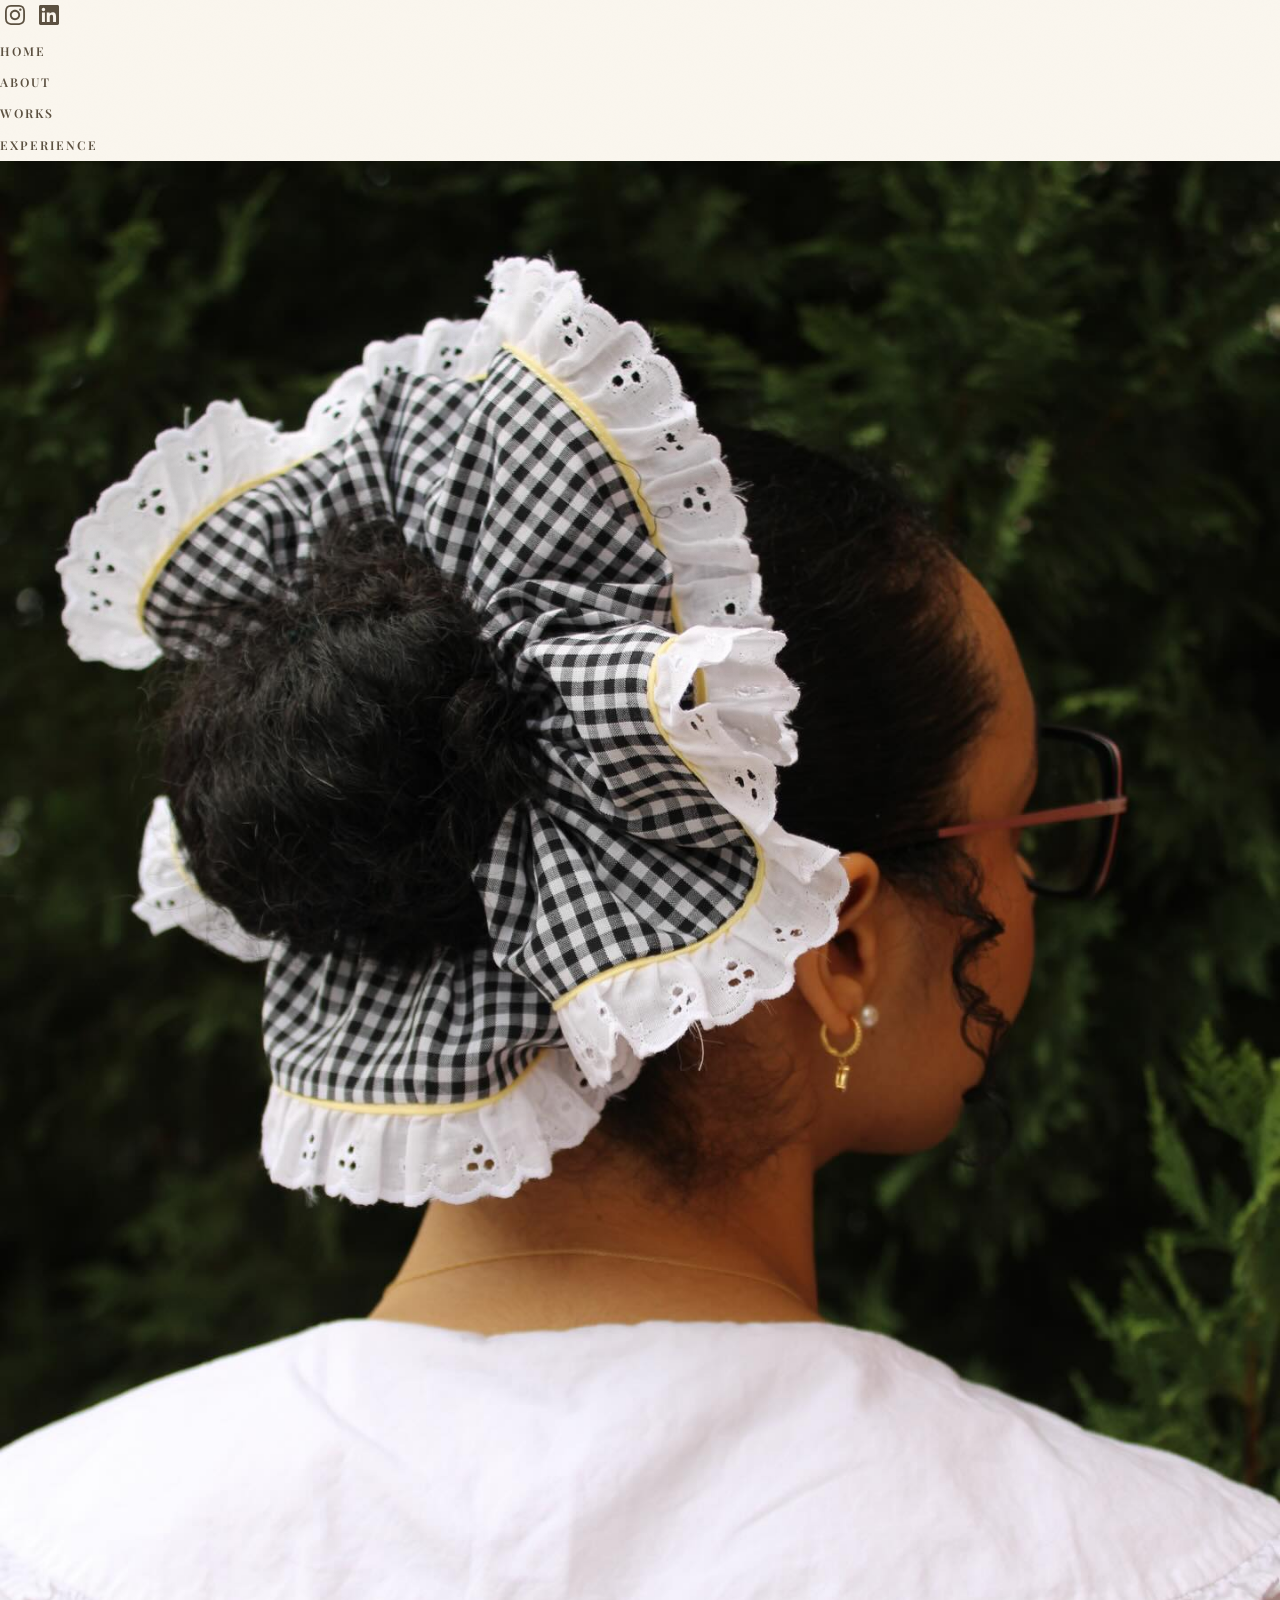
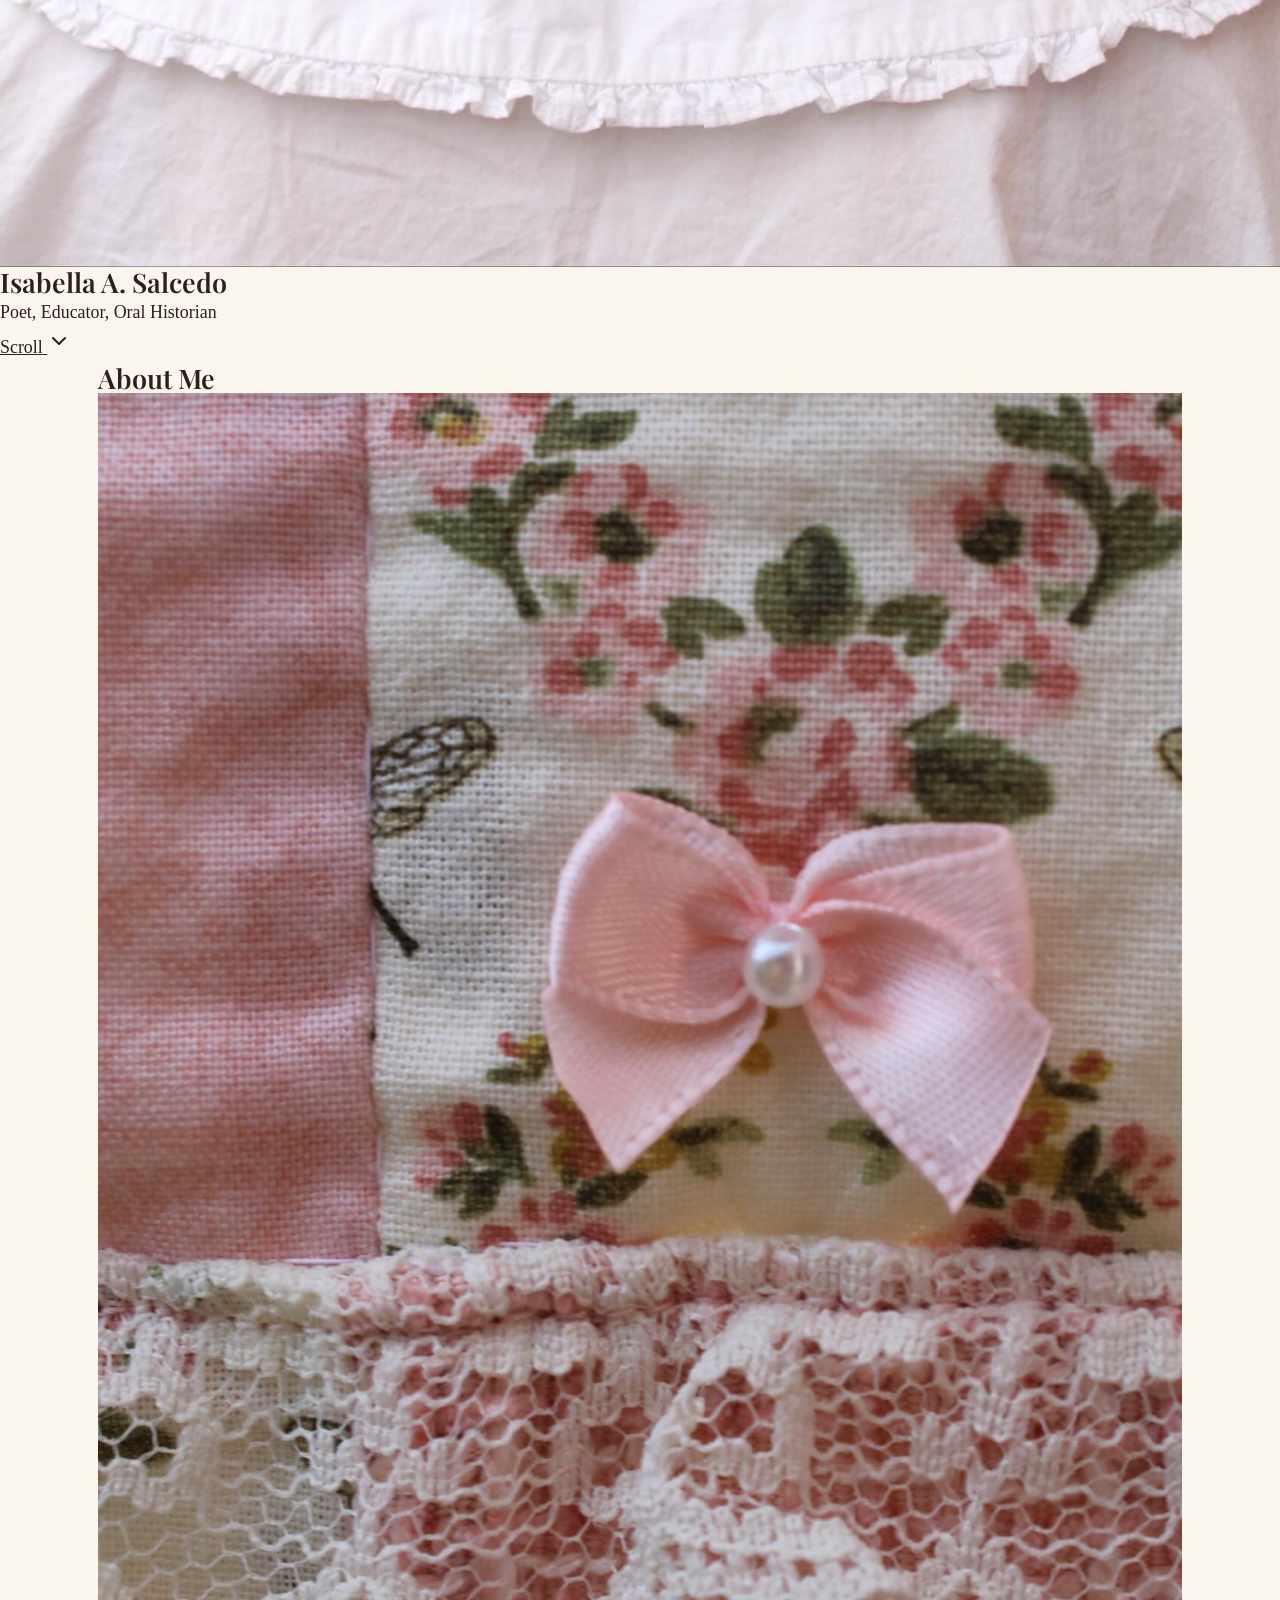
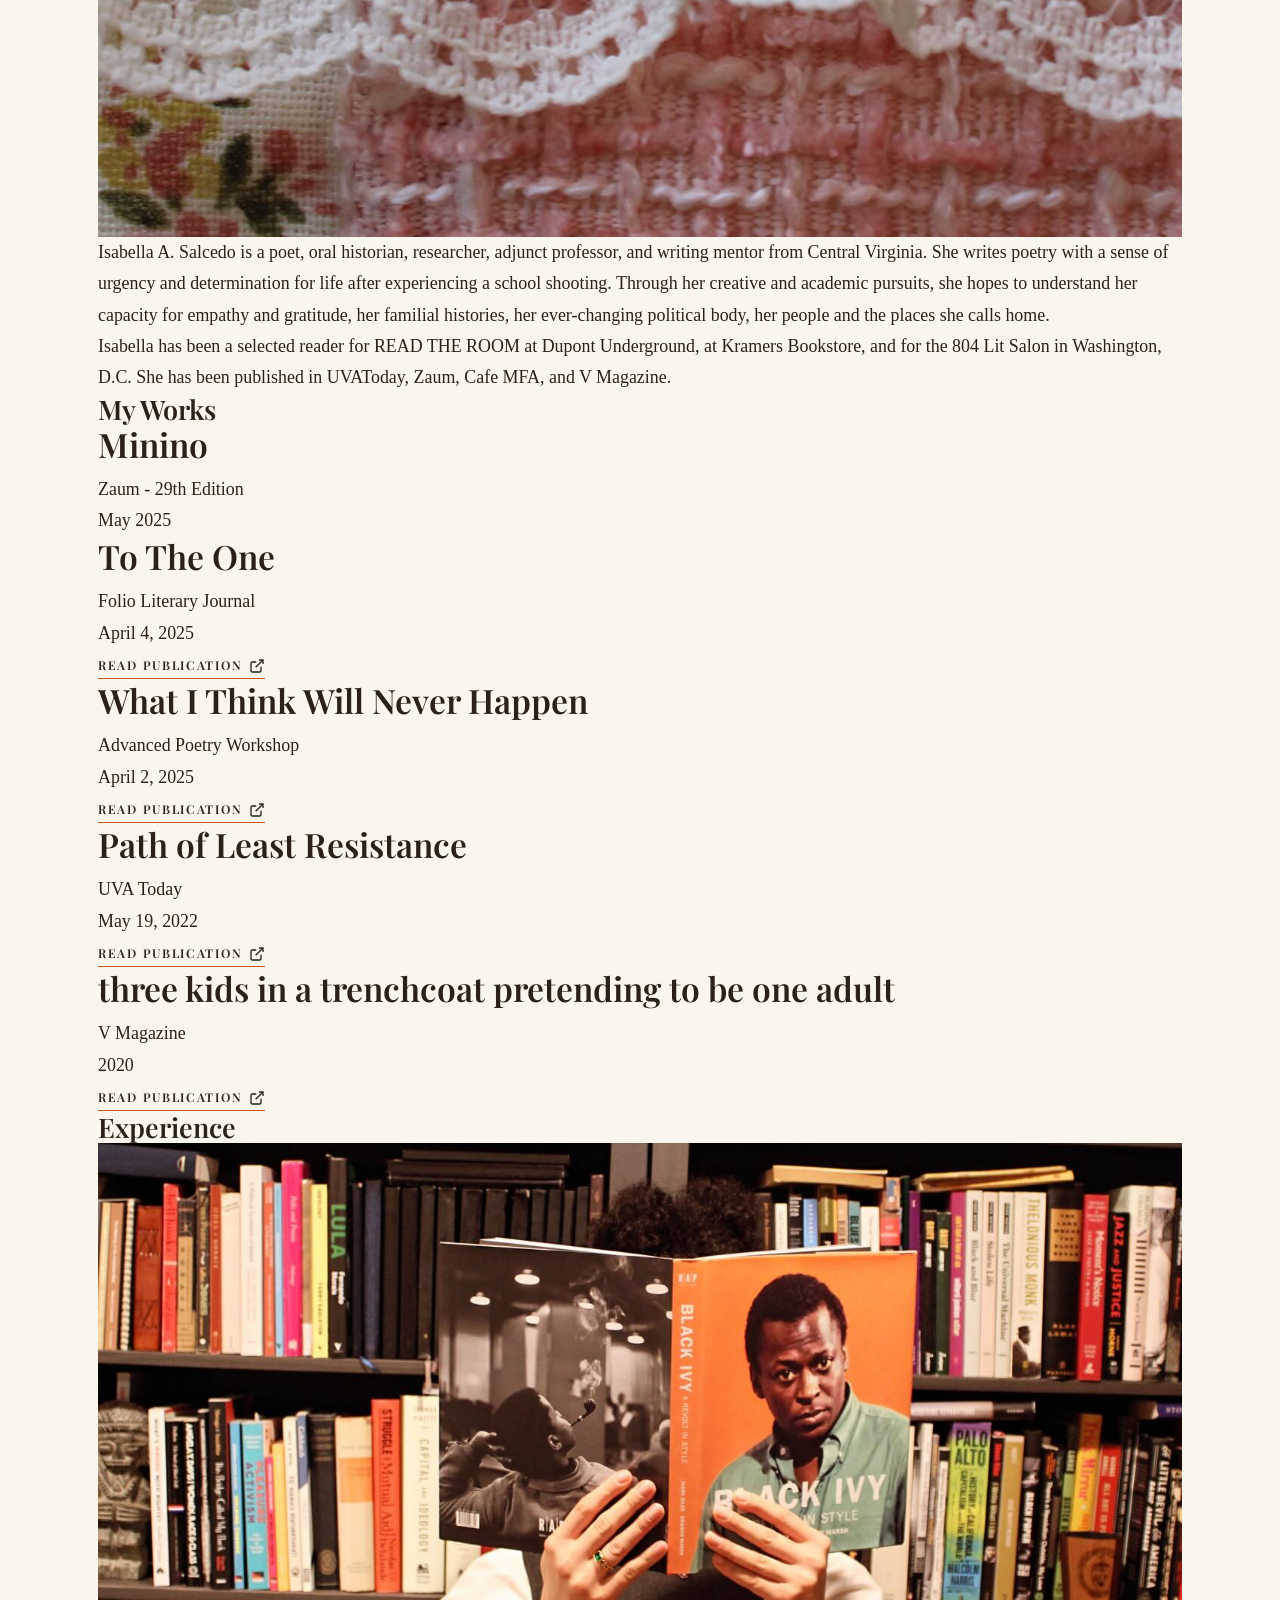
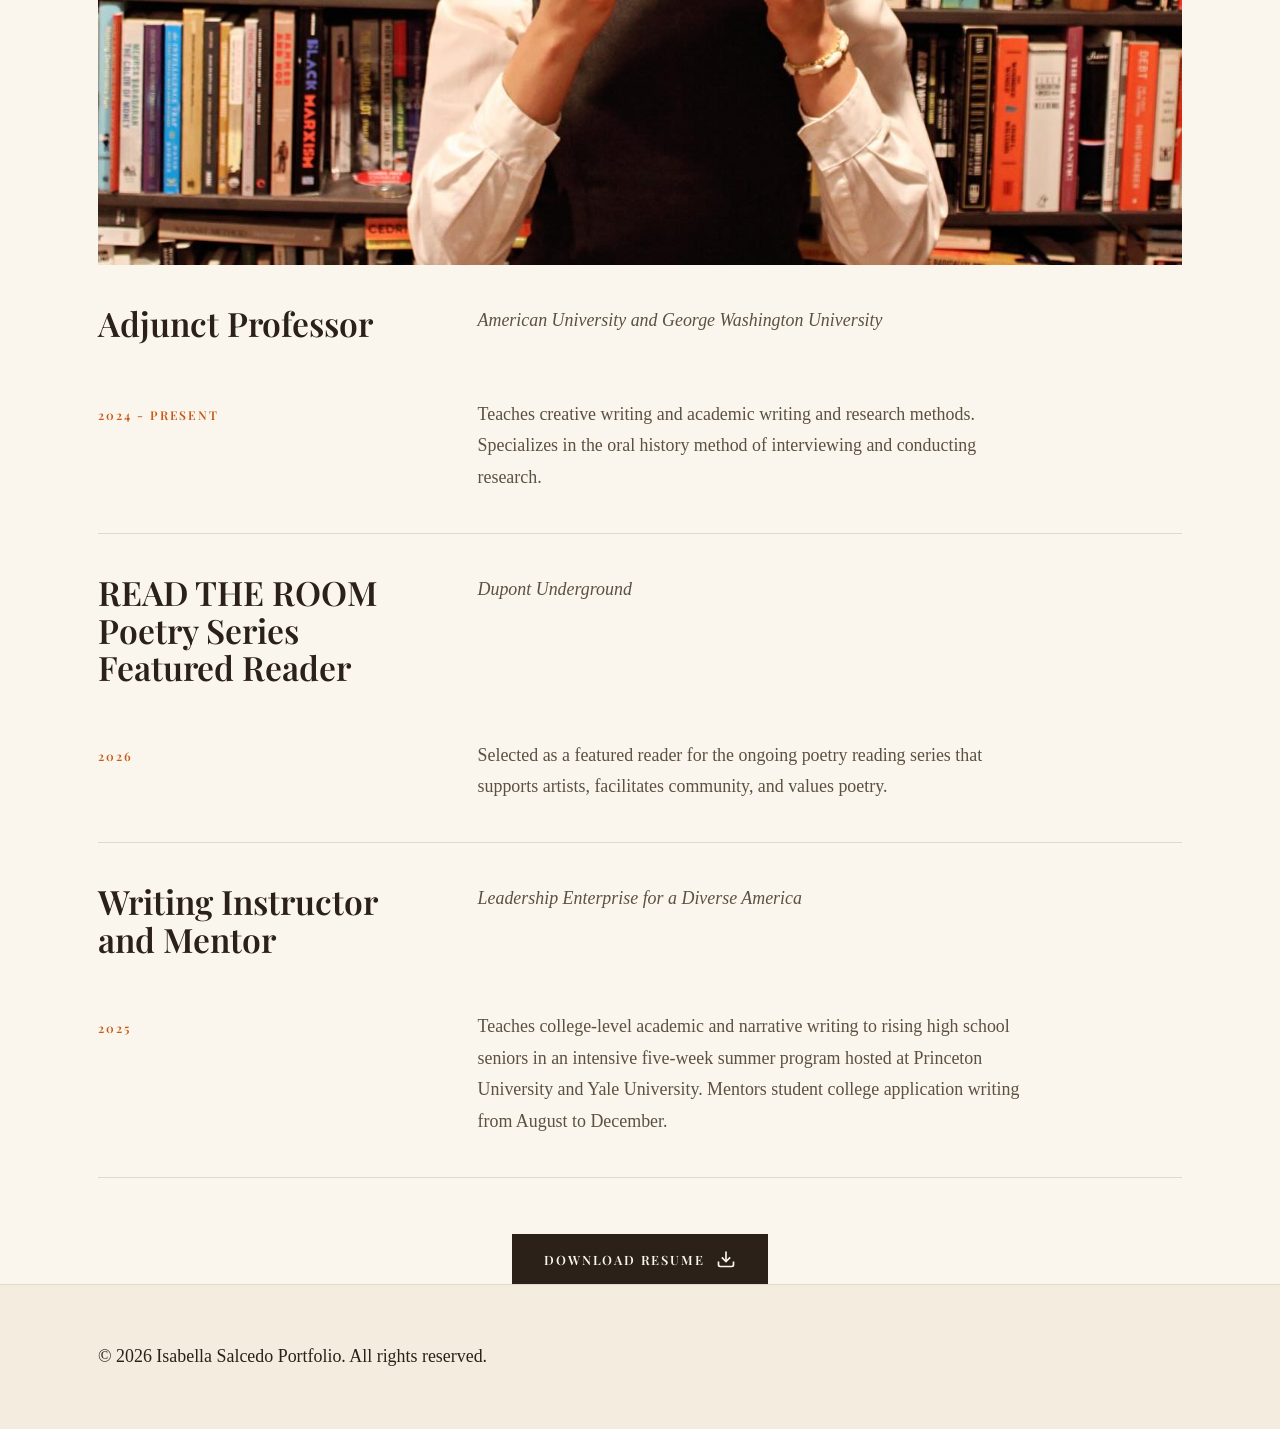
<file: index.html>
<!doctype html>
<html lang="en">
  <head>
    <meta charset="UTF-8" />
    <meta name="viewport" content="width=device-width, initial-scale=1.0" />
    <title>Isabella Salcedo</title>
    <link rel="icon" type="image/png" href="/images/flower-icon.png" />
    <link rel="stylesheet" href="/styles.css" />
    <link rel="preconnect" href="https://fonts.googleapis.com" />
    <link rel="preconnect" href="https://fonts.gstatic.com" crossorigin />
    <link
      href="https://fonts.googleapis.com/css2?family=Playfair+Display:wght@400;600;700&family=Inter:wght@300;400;500;600&display=swap"
      rel="stylesheet"
    />
  </head>
  <body>
    <!-- Navigation -->
    <nav class="navbar">
      <div class="nav-container">
        <div class="nav-social">
          <a
            href="https://www.instagram.com/isabellaasalcedo/"
            class="social-link"
            target="_blank"
            rel="noopener noreferrer"
            aria-label="Instagram"
          >
            <svg width="20" height="20" viewBox="0 0 24 24" fill="currentColor">
              <path
                d="M12 2.163c3.204 0 3.584.012 4.85.07 3.252.148 4.771 1.691 4.919 4.919.058 1.265.069 1.645.069 4.849 0 3.205-.012 3.584-.069 4.849-.149 3.225-1.664 4.771-4.919 4.919-1.266.058-1.644.07-4.85.07-3.204 0-3.584-.012-4.849-.07-3.26-.149-4.771-1.699-4.919-4.92-.058-1.265-.07-1.644-.07-4.849 0-3.204.013-3.583.07-4.849.149-3.227 1.664-4.771 4.919-4.919 1.266-.057 1.645-.069 4.849-.069zm0-2.163c-3.259 0-3.667.014-4.947.072-4.358.2-6.78 2.618-6.98 6.98-.059 1.281-.073 1.689-.073 4.948 0 3.259.014 3.668.072 4.948.2 4.358 2.618 6.78 6.98 6.98 1.281.058 1.689.072 4.948.072 3.259 0 3.668-.014 4.948-.072 4.354-.2 6.782-2.618 6.979-6.98.059-1.28.073-1.689.073-4.948 0-3.259-.014-3.667-.072-4.947-.196-4.354-2.617-6.78-6.979-6.98-1.281-.059-1.69-.073-4.949-.073zm0 5.838c-3.403 0-6.162 2.759-6.162 6.162s2.759 6.163 6.162 6.163 6.162-2.759 6.162-6.163c0-3.403-2.759-6.162-6.162-6.162zm0 10.162c-2.209 0-4-1.79-4-4 0-2.209 1.791-4 4-4s4 1.791 4 4c0 2.21-1.791 4-4 4zm6.406-11.845c-.796 0-1.441.645-1.441 1.44s.645 1.44 1.441 1.44c.795 0 1.439-.645 1.439-1.44s-.644-1.44-1.439-1.44z"
              />
            </svg>
          </a>
          <a
            href="https://www.linkedin.com/in/iasal"
            class="social-link"
            target="_blank"
            rel="noopener noreferrer"
            aria-label="LinkedIn"
          >
            <svg width="20" height="20" viewBox="0 0 24 24" fill="currentColor">
              <path
                d="M20.447 20.452h-3.554v-5.569c0-1.328-.027-3.037-1.852-3.037-1.853 0-2.136 1.445-2.136 2.939v5.667H9.351V9h3.414v1.561h.046c.477-.9 1.637-1.85 3.37-1.85 3.601 0 4.267 2.37 4.267 5.455v6.286zM5.337 7.433c-1.144 0-2.063-.926-2.063-2.065 0-1.138.92-2.063 2.063-2.063 1.14 0 2.064.925 2.064 2.063 0 1.139-.925 2.065-2.064 2.065zm1.782 13.019H3.555V9h3.564v11.452zM22.225 0H1.771C.792 0 0 .774 0 1.729v20.542C0 23.227.792 24 1.771 24h20.451C23.2 24 24 23.227 24 22.271V1.729C24 .774 23.2 0 22.222 0h.003z"
              />
            </svg>
          </a>
        </div>
        <ul class="nav-menu">
          <li><a href="#intro" class="nav-link">Home</a></li>
          <li><a href="#about" class="nav-link">About</a></li>
          <li><a href="#works" class="nav-link">Works</a></li>
          <li><a href="#experience" class="nav-link">Experience</a></li>
        </ul>
      </div>
    </nav>

    <!-- Introduction Section -->
    <section id="intro" class="section intro-section">
      <div class="intro-hero">
        <img src="/images/headshot.jpg" alt="Portrait" class="intro-image" />
        <div class="intro-overlay">
          <div class="intro-text">
            <h1 class="intro-name">Isabella A. Salcedo</h1>
            <p class="intro-title-text">Poet, Educator, Oral Historian</p>
          </div>
        </div>
        <a href="#about" class="scroll-indicator" aria-label="Scroll to About">
          <span>Scroll</span>
          <svg
            class="scroll-arrow"
            width="24"
            height="24"
            viewBox="0 0 24 24"
            fill="none"
            stroke="currentColor"
            stroke-width="2"
            stroke-linecap="round"
            stroke-linejoin="round"
            aria-hidden="true"
          >
            <polyline points="6 9 12 15 18 9"></polyline>
          </svg>
        </a>
      </div>
    </section>

    <!-- About Me Section -->
    <section id="about" class="section about-section">
      <div class="container">
        <h2 class="section-title">About Me</h2>
        <div class="about-content">
          <div class="about-image-wrapper">
            <img
              src="/images/quilt.jpg"
              alt="Fabric collage"
              class="about-image"
            />
          </div>
          <div class="about-text">
            <p>
              Isabella A. Salcedo is a poet, oral historian, researcher, adjunct
              professor, and writing mentor from Central Virginia. She writes
              poetry with a sense of urgency and determination for life after
              experiencing a school shooting. Through her creative and academic
              pursuits, she hopes to understand her capacity for empathy and
              gratitude, her familial histories, her ever-changing political
              body, her people and the places she calls home.
            </p>
            <p>
              Isabella has been a selected reader for READ THE ROOM at Dupont
              Underground, at Kramers Bookstore, and for the 804 Lit Salon in
              Washington, D.C. She has been published in UVAToday, Zaum, Cafe
              MFA, and V Magazine.
            </p>
          </div>
        </div>
      </div>
    </section>

    <!-- Works Section -->
    <section id="works" class="section works-section">
      <div class="container">
        <h2 class="section-title">My Works</h2>
        <div class="works-grid">
          <div class="work-card">
            <h3 class="work-title">Minino</h3>
            <p class="work-publication">Zaum - 29th Edition</p>
            <p class="work-date">May 2025</p>
          </div>

          <div class="work-card">
            <h3 class="work-title">To The One</h3>
            <p class="work-publication">Folio Literary Journal</p>
            <p class="work-date">April 4, 2025</p>
            <a
              href="https://www.folioliteraryjournal.com/cafe-mfa/three-poems"
              class="work-link"
              target="_blank"
              rel="noopener noreferrer"
            >
              Read Publication
              <svg
                width="16"
                height="16"
                viewBox="0 0 24 24"
                fill="none"
                stroke="currentColor"
                stroke-width="2"
              >
                <path
                  d="M18 13v6a2 2 0 0 1-2 2H5a2 2 0 0 1-2-2V8a2 2 0 0 1 2-2h6"
                ></path>
                <polyline points="15 3 21 3 21 9"></polyline>
                <line x1="10" y1="14" x2="21" y2="3"></line>
              </svg>
            </a>
          </div>

          <div class="work-card">
            <h3 class="work-title">What I Think Will Never Happen</h3>
            <p class="work-publication">Advanced Poetry Workshop</p>
            <p class="work-date">April 2, 2025</p>
            <a
              href="https://www.american.edu/cas/news/instapoetry-poetrytok.cfm"
              class="work-link"
              target="_blank"
              rel="noopener noreferrer"
            >
              Read Publication
              <svg
                width="16"
                height="16"
                viewBox="0 0 24 24"
                fill="none"
                stroke="currentColor"
                stroke-width="2"
              >
                <path
                  d="M18 13v6a2 2 0 0 1-2 2H5a2 2 0 0 1-2-2V8a2 2 0 0 1 2-2h6"
                ></path>
                <polyline points="15 3 21 3 21 9"></polyline>
                <line x1="10" y1="14" x2="21" y2="3"></line>
              </svg>
            </a>
          </div>

          <div class="work-card">
            <h3 class="work-title">Path of Least Resistance</h3>
            <p class="work-publication">UVA Today</p>
            <p class="work-date">May 19, 2022</p>
            <a
              href="https://news.virginia.edu/video/sound-poetry-hear-path-least-resistance-isabella-salcedo"
              class="work-link"
              target="_blank"
              rel="noopener noreferrer"
            >
              Read Publication
              <svg
                width="16"
                height="16"
                viewBox="0 0 24 24"
                fill="none"
                stroke="currentColor"
                stroke-width="2"
              >
                <path
                  d="M18 13v6a2 2 0 0 1-2 2H5a2 2 0 0 1-2-2V8a2 2 0 0 1 2-2h6"
                ></path>
                <polyline points="15 3 21 3 21 9"></polyline>
                <line x1="10" y1="14" x2="21" y2="3"></line>
              </svg>
            </a>
          </div>

          <div class="work-card">
            <h3 class="work-title">
              three kids in a trenchcoat pretending to be one adult
            </h3>
            <p class="work-publication">V Magazine</p>
            <p class="work-date">2020</p>
            <a
              href="/files/publication.pdf"
              class="work-link"
              target="_blank"
              rel="noopener noreferrer"
            >
              Read Publication
              <svg
                width="16"
                height="16"
                viewBox="0 0 24 24"
                fill="none"
                stroke="currentColor"
                stroke-width="2"
              >
                <path
                  d="M18 13v6a2 2 0 0 1-2 2H5a2 2 0 0 1-2-2V8a2 2 0 0 1 2-2h6"
                ></path>
                <polyline points="15 3 21 3 21 9"></polyline>
                <line x1="10" y1="14" x2="21" y2="3"></line>
              </svg>
            </a>
          </div>
        </div>
      </div>
    </section>

    <!-- Experience Section -->
    <section id="experience" class="section experience-section">
      <div class="container">
        <h2 class="section-title">Experience</h2>
        <div class="experience-content">
          <div class="experience-image-wrapper">
            <img
              src="/images/reading.jpg"
              alt="Reading"
              class="experience-image"
            />
          </div>
          <div class="experience-item">
            <h3 class="experience-role">Adjunct Professor</h3>
            <p class="experience-org">
              American University and George Washington University
            </p>
            <p class="experience-period">2024 - Present</p>
            <p class="experience-description">
              Teaches creative writing and academic writing and research
              methods. Specializes in the oral history method of interviewing
              and conducting research.
            </p>
          </div>
          <div class="experience-item">
            <h3 class="experience-role">
              READ THE ROOM Poetry Series Featured Reader
            </h3>
            <p class="experience-org">Dupont Underground</p>
            <p class="experience-period">2026</p>
            <p class="experience-description">
              Selected as a featured reader for the ongoing poetry reading
              series that supports artists, facilitates community, and values
              poetry.
            </p>
          </div>
          <div class="experience-item">
            <h3 class="experience-role">Writing Instructor and Mentor</h3>
            <p class="experience-org">
              Leadership Enterprise for a Diverse America
            </p>
            <p class="experience-period">2025</p>
            <p class="experience-description">
              Teaches college-level academic and narrative writing to rising
              high school seniors in an intensive five-week summer program
              hosted at Princeton University and Yale University. Mentors
              student college application writing from August to December.
            </p>
          </div>
          <div class="resume-download">
            <button class="resume-btn" id="resumeBtn">
              <span>Download Resume</span>
              <svg
                width="20"
                height="20"
                viewBox="0 0 24 24"
                fill="none"
                stroke="currentColor"
                stroke-width="2"
              >
                <path d="M21 15v4a2 2 0 0 1-2 2H5a2 2 0 0 1-2-2v-4"></path>
                <polyline points="7 10 12 15 17 10"></polyline>
                <line x1="12" y1="15" x2="12" y2="3"></line>
              </svg>
            </button>
          </div>
        </div>
      </div>
    </section>

    <!-- Footer -->
    <footer class="footer">
      <div class="container">
        <p>&copy; 2026 Isabella Salcedo Portfolio. All rights reserved.</p>
      </div>
    </footer>

    <script src="/script.js"></script>
  </body>
</html>
</file>
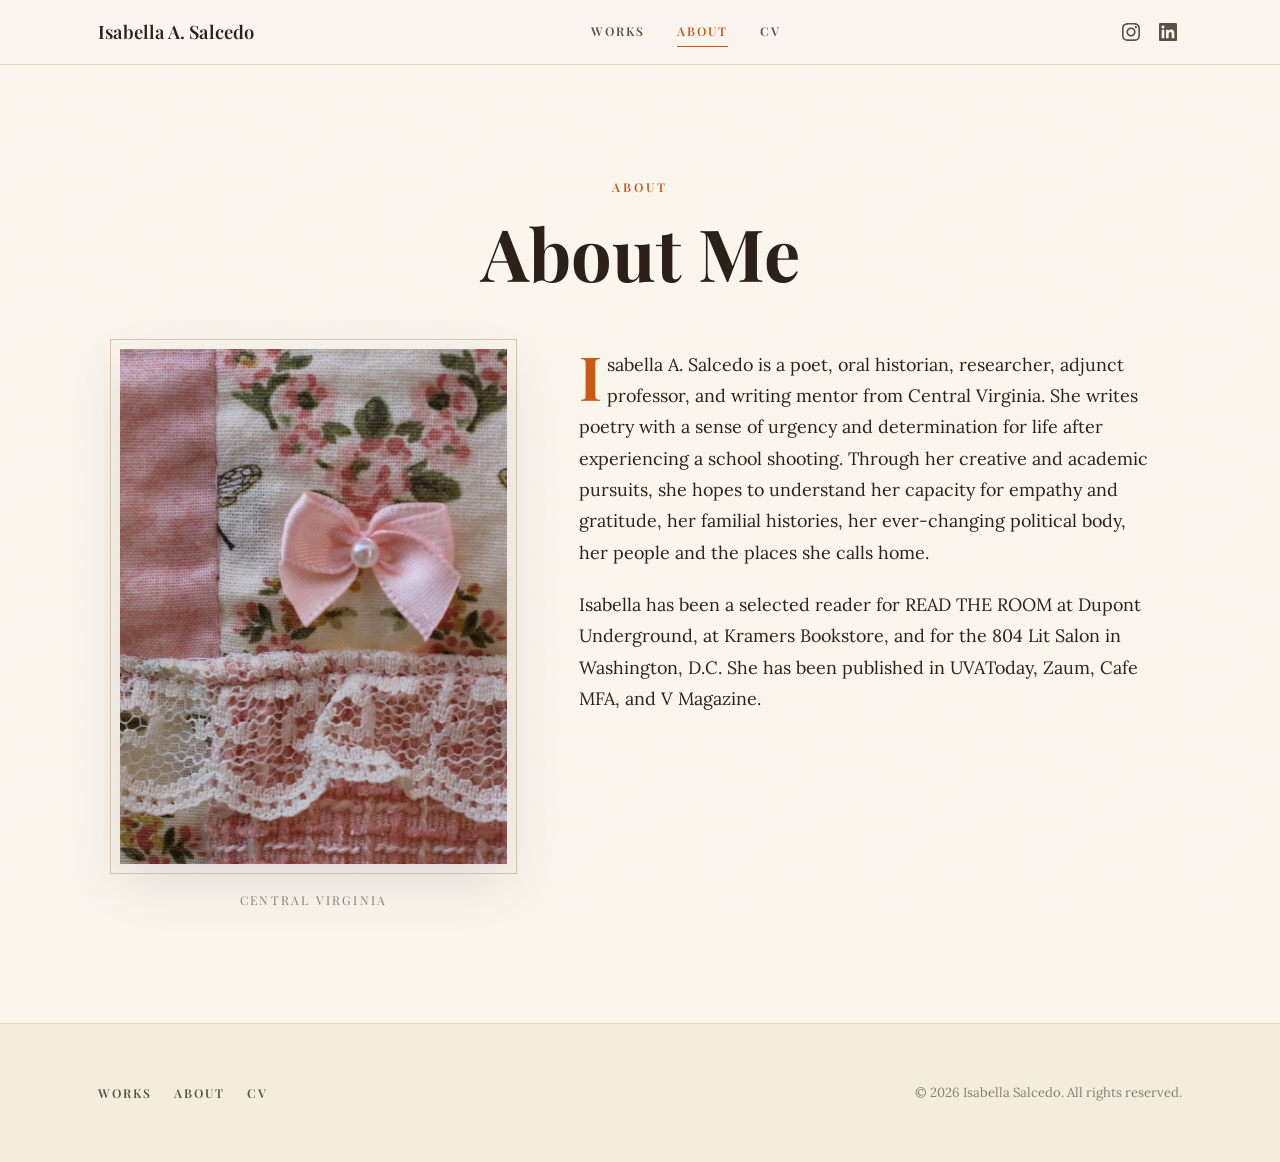
<file: about.html>
<!doctype html>
<html lang="en">
  <head>
    <meta charset="UTF-8" />
    <meta name="viewport" content="width=device-width, initial-scale=1.0" />
    <title>About — Isabella A. Salcedo</title>
    <meta
      name="description"
      content="About Isabella A. Salcedo, poet, oral historian, and writing mentor from Central Virginia."
    />
    <link rel="icon" type="image/png" href="/images/flower-icon.png" />
    <link rel="stylesheet" href="/styles.css" />
    <link rel="preconnect" href="https://fonts.googleapis.com" />
    <link rel="preconnect" href="https://fonts.gstatic.com" crossorigin />
    <link
      href="https://fonts.googleapis.com/css2?family=Playfair+Display:ital,wght@0,400;0,600;0,700;1,400&family=Lora:ital,wght@0,400;0,500;1,400;1,500&display=swap"
      rel="stylesheet"
    />
  </head>
  <body>
    <!-- Masthead (identical across pages; aria-current marks the active page) -->
    <header class="masthead">
      <div class="masthead-inner">
        <a href="/" class="wordmark">Isabella A. Salcedo</a>
        <nav class="nav" aria-label="Primary">
          <a href="/works.html" class="nav-link">Works</a>
          <a href="/about.html" class="nav-link" aria-current="page">About</a>
          <a href="/cv.html" class="nav-link">CV</a>
        </nav>
        <div class="social">
          <a
            href="https://www.instagram.com/isabellaasalcedo/"
            class="social-link"
            target="_blank"
            rel="noopener noreferrer"
            aria-label="Instagram"
          >
            <svg width="18" height="18" viewBox="0 0 24 24" fill="currentColor">
              <path
                d="M12 2.163c3.204 0 3.584.012 4.85.07 3.252.148 4.771 1.691 4.919 4.919.058 1.265.069 1.645.069 4.849 0 3.205-.012 3.584-.069 4.849-.149 3.225-1.664 4.771-4.919 4.919-1.266.058-1.644.07-4.85.07-3.204 0-3.584-.012-4.849-.07-3.26-.149-4.771-1.699-4.919-4.92-.058-1.265-.07-1.644-.07-4.849 0-3.204.013-3.583.07-4.849.149-3.227 1.664-4.771 4.919-4.919 1.266-.057 1.645-.069 4.849-.069zm0-2.163c-3.259 0-3.667.014-4.947.072-4.358.2-6.78 2.618-6.98 6.98-.059 1.281-.073 1.689-.073 4.948 0 3.259.014 3.668.072 4.948.2 4.358 2.618 6.78 6.98 6.98 1.281.058 1.689.072 4.948.072 3.259 0 3.668-.014 4.948-.072 4.354-.2 6.782-2.618 6.979-6.98.059-1.28.073-1.689.073-4.948 0-3.259-.014-3.667-.072-4.947-.196-4.354-2.617-6.78-6.979-6.98-1.281-.059-1.69-.073-4.949-.073zm0 5.838c-3.403 0-6.162 2.759-6.162 6.162s2.759 6.163 6.162 6.163 6.162-2.759 6.162-6.163c0-3.403-2.759-6.162-6.162-6.162zm0 10.162c-2.209 0-4-1.79-4-4 0-2.209 1.791-4 4-4s4 1.791 4 4c0 2.21-1.791 4-4 4zm6.406-11.845c-.796 0-1.441.645-1.441 1.44s.645 1.44 1.441 1.44c.795 0 1.439-.645 1.439-1.44s-.644-1.44-1.439-1.44z"
              />
            </svg>
          </a>
          <a
            href="https://www.linkedin.com/in/iasal"
            class="social-link"
            target="_blank"
            rel="noopener noreferrer"
            aria-label="LinkedIn"
          >
            <svg width="18" height="18" viewBox="0 0 24 24" fill="currentColor">
              <path
                d="M20.447 20.452h-3.554v-5.569c0-1.328-.027-3.037-1.852-3.037-1.853 0-2.136 1.445-2.136 2.939v5.667H9.351V9h3.414v1.561h.046c.477-.9 1.637-1.85 3.37-1.85 3.601 0 4.267 2.37 4.267 5.455v6.286zM5.337 7.433c-1.144 0-2.063-.926-2.063-2.065 0-1.138.92-2.063 2.063-2.063 1.14 0 2.064.925 2.064 2.063 0 1.139-.925 2.065-2.064 2.065zm1.782 13.019H3.555V9h3.564v11.452zM22.225 0H1.771C.792 0 0 .774 0 1.729v20.542C0 23.227.792 24 1.771 24h20.451C23.2 24 24 23.227 24 22.271V1.729C24 .774 23.2 0 22.222 0h.003z"
              />
            </svg>
          </a>
        </div>
      </div>
    </header>

    <main class="page">
      <div class="container">
        <header class="page-head">
          <p class="eyebrow">About</p>
          <h1 class="page-title">About Me</h1>
        </header>

        <div class="about-grid">
          <figure class="about-figure">
            <img src="/images/quilt.jpg" alt="Fabric collage" />
            <figcaption>Central Virginia</figcaption>
          </figure>
          <div class="prose lead">
            <p>
              Isabella A. Salcedo is a poet, oral historian, researcher, adjunct
              professor, and writing mentor from Central Virginia. She writes
              poetry with a sense of urgency and determination for life after
              experiencing a school shooting. Through her creative and academic
              pursuits, she hopes to understand her capacity for empathy and
              gratitude, her familial histories, her ever-changing political
              body, her people and the places she calls home.
            </p>
            <p>
              Isabella has been a selected reader for READ THE ROOM at Dupont
              Underground, at Kramers Bookstore, and for the 804 Lit Salon in
              Washington, D.C. She has been published in UVAToday, Zaum, Cafe
              MFA, and V Magazine.
            </p>
          </div>
        </div>
      </div>
    </main>

    <!-- Footer (identical across pages) -->
    <footer class="footer">
      <div class="footer-inner">
        <nav class="footer-nav" aria-label="Footer">
          <a href="/works.html" class="nav-link">Works</a>
          <a href="/about.html" class="nav-link">About</a>
          <a href="/cv.html" class="nav-link">CV</a>
        </nav>
        <p class="footer-copy">&copy; 2026 Isabella Salcedo. All rights reserved.</p>
      </div>
    </footer>

    <script src="/script.js"></script>
  </body>
</html>
</file>
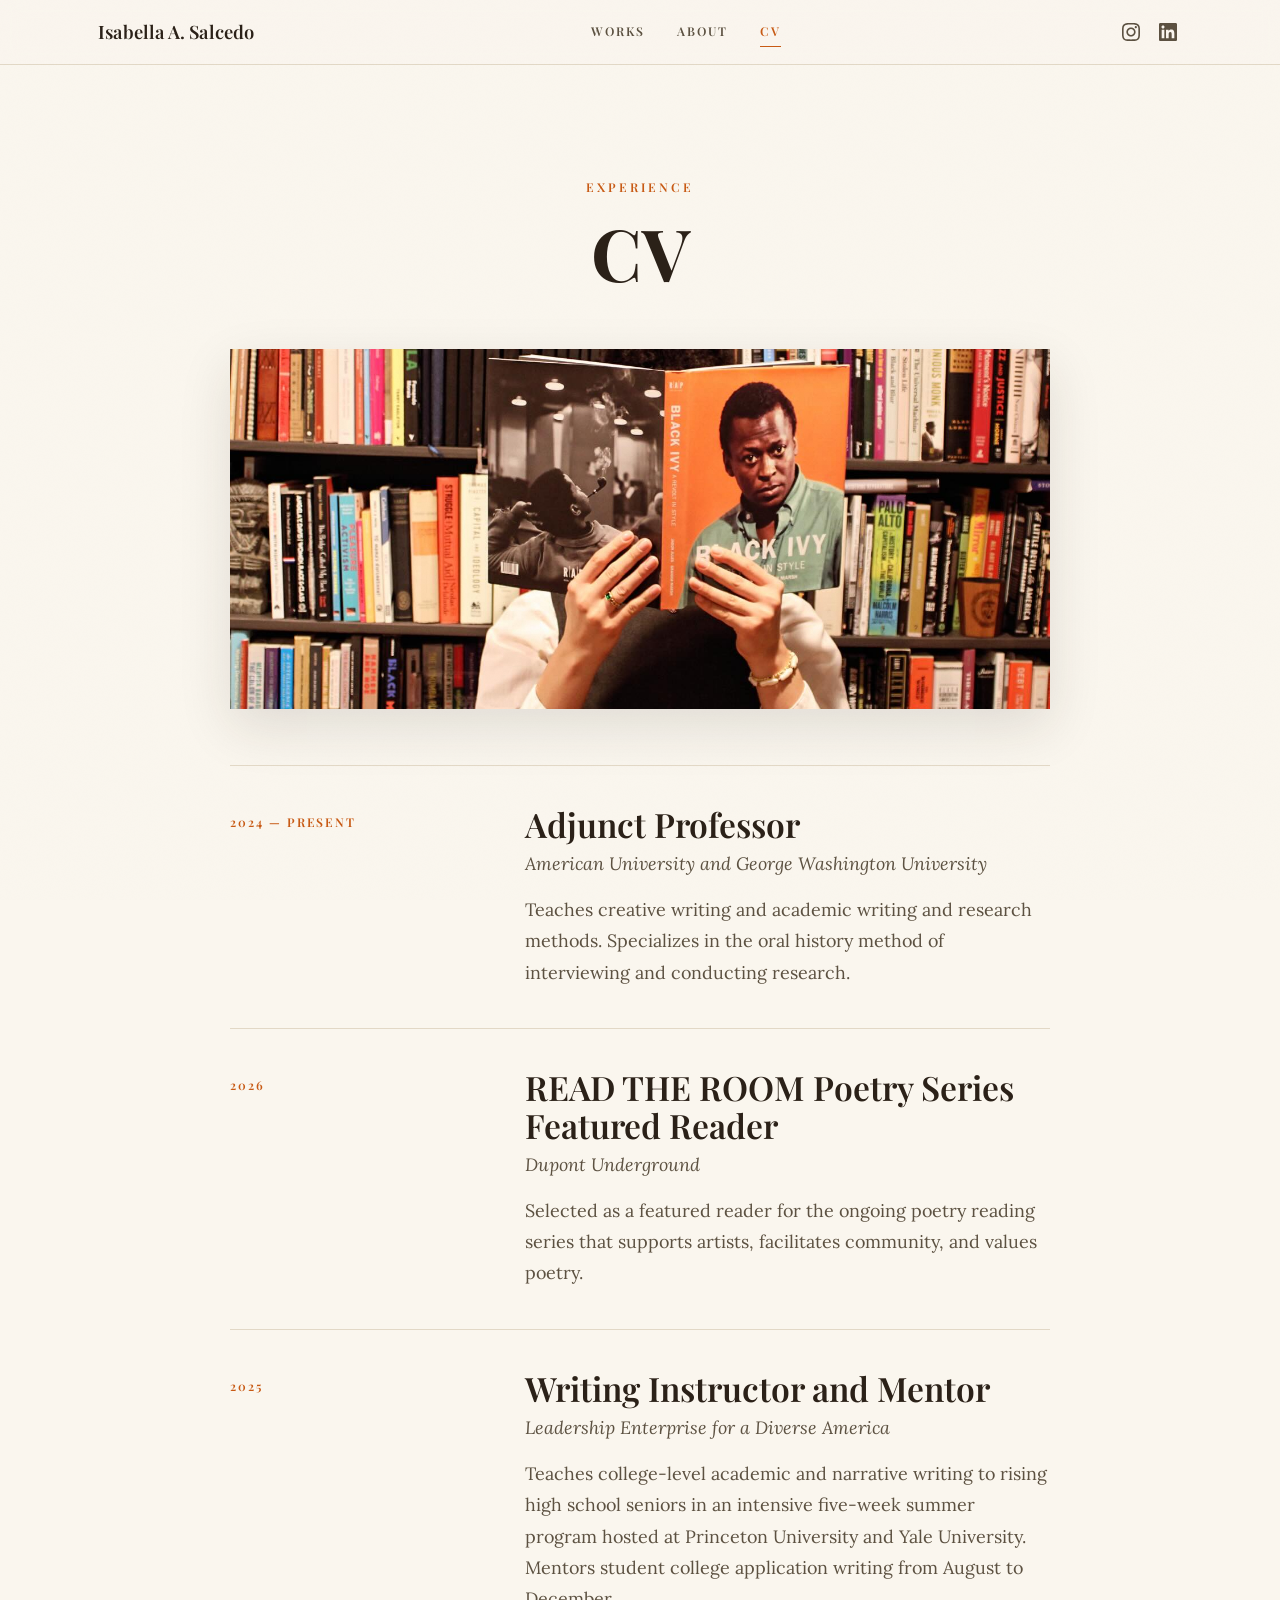
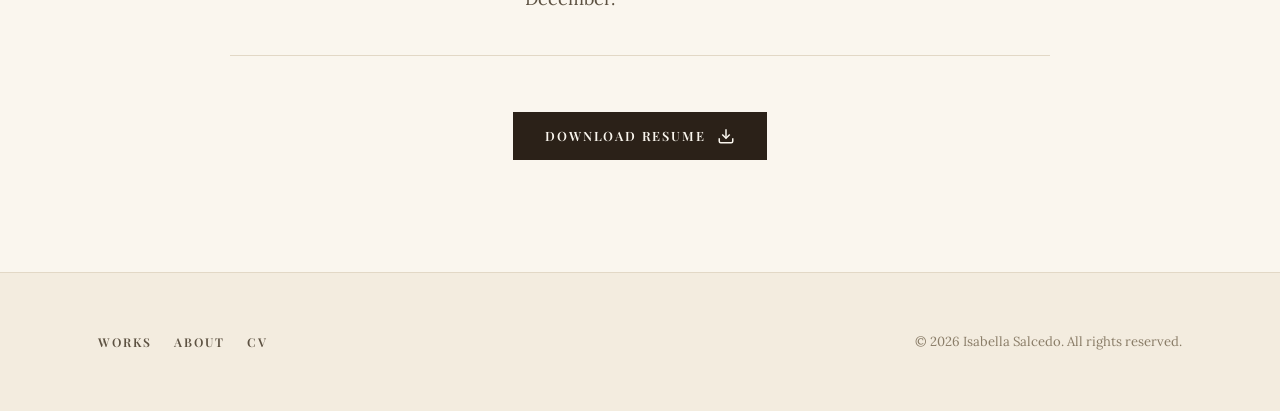
<file: cv.html>
<!doctype html>
<html lang="en">
  <head>
    <meta charset="UTF-8" />
    <meta name="viewport" content="width=device-width, initial-scale=1.0" />
    <title>CV — Isabella A. Salcedo</title>
    <meta
      name="description"
      content="Teaching, readings, and mentorship experience of Isabella A. Salcedo."
    />
    <link rel="icon" type="image/png" href="/images/flower-icon.png" />
    <link rel="stylesheet" href="/styles.css" />
    <link rel="preconnect" href="https://fonts.googleapis.com" />
    <link rel="preconnect" href="https://fonts.gstatic.com" crossorigin />
    <link
      href="https://fonts.googleapis.com/css2?family=Playfair+Display:ital,wght@0,400;0,600;0,700;1,400&family=Lora:ital,wght@0,400;0,500;1,400;1,500&display=swap"
      rel="stylesheet"
    />
  </head>
  <body>
    <!-- Masthead (identical across pages; aria-current marks the active page) -->
    <header class="masthead">
      <div class="masthead-inner">
        <a href="/" class="wordmark">Isabella A. Salcedo</a>
        <nav class="nav" aria-label="Primary">
          <a href="/works.html" class="nav-link">Works</a>
          <a href="/about.html" class="nav-link">About</a>
          <a href="/cv.html" class="nav-link" aria-current="page">CV</a>
        </nav>
        <div class="social">
          <a
            href="https://www.instagram.com/isabellaasalcedo/"
            class="social-link"
            target="_blank"
            rel="noopener noreferrer"
            aria-label="Instagram"
          >
            <svg width="18" height="18" viewBox="0 0 24 24" fill="currentColor">
              <path
                d="M12 2.163c3.204 0 3.584.012 4.85.07 3.252.148 4.771 1.691 4.919 4.919.058 1.265.069 1.645.069 4.849 0 3.205-.012 3.584-.069 4.849-.149 3.225-1.664 4.771-4.919 4.919-1.266.058-1.644.07-4.85.07-3.204 0-3.584-.012-4.849-.07-3.26-.149-4.771-1.699-4.919-4.92-.058-1.265-.07-1.644-.07-4.849 0-3.204.013-3.583.07-4.849.149-3.227 1.664-4.771 4.919-4.919 1.266-.057 1.645-.069 4.849-.069zm0-2.163c-3.259 0-3.667.014-4.947.072-4.358.2-6.78 2.618-6.98 6.98-.059 1.281-.073 1.689-.073 4.948 0 3.259.014 3.668.072 4.948.2 4.358 2.618 6.78 6.98 6.98 1.281.058 1.689.072 4.948.072 3.259 0 3.668-.014 4.948-.072 4.354-.2 6.782-2.618 6.979-6.98.059-1.28.073-1.689.073-4.948 0-3.259-.014-3.667-.072-4.947-.196-4.354-2.617-6.78-6.979-6.98-1.281-.059-1.69-.073-4.949-.073zm0 5.838c-3.403 0-6.162 2.759-6.162 6.162s2.759 6.163 6.162 6.163 6.162-2.759 6.162-6.163c0-3.403-2.759-6.162-6.162-6.162zm0 10.162c-2.209 0-4-1.79-4-4 0-2.209 1.791-4 4-4s4 1.791 4 4c0 2.21-1.791 4-4 4zm6.406-11.845c-.796 0-1.441.645-1.441 1.44s.645 1.44 1.441 1.44c.795 0 1.439-.645 1.439-1.44s-.644-1.44-1.439-1.44z"
              />
            </svg>
          </a>
          <a
            href="https://www.linkedin.com/in/iasal"
            class="social-link"
            target="_blank"
            rel="noopener noreferrer"
            aria-label="LinkedIn"
          >
            <svg width="18" height="18" viewBox="0 0 24 24" fill="currentColor">
              <path
                d="M20.447 20.452h-3.554v-5.569c0-1.328-.027-3.037-1.852-3.037-1.853 0-2.136 1.445-2.136 2.939v5.667H9.351V9h3.414v1.561h.046c.477-.9 1.637-1.85 3.37-1.85 3.601 0 4.267 2.37 4.267 5.455v6.286zM5.337 7.433c-1.144 0-2.063-.926-2.063-2.065 0-1.138.92-2.063 2.063-2.063 1.14 0 2.064.925 2.064 2.063 0 1.139-.925 2.065-2.064 2.065zm1.782 13.019H3.555V9h3.564v11.452zM22.225 0H1.771C.792 0 0 .774 0 1.729v20.542C0 23.227.792 24 1.771 24h20.451C23.2 24 24 23.227 24 22.271V1.729C24 .774 23.2 0 22.222 0h.003z"
              />
            </svg>
          </a>
        </div>
      </div>
    </header>

    <main class="page">
      <div class="container">
        <header class="page-head">
          <p class="eyebrow">Experience</p>
          <h1 class="page-title">CV</h1>
        </header>

        <div class="cv">
          <figure class="cv-figure">
            <img src="/images/reading.jpg" alt="Isabella A. Salcedo reading" />
          </figure>

          <div class="cv-list">
            <article class="experience-item">
              <p class="experience-period">2024 — Present</p>
              <div class="experience-body">
                <h2 class="experience-role">Adjunct Professor</h2>
                <p class="experience-org">
                  American University and George Washington University
                </p>
                <p class="experience-description">
                  Teaches creative writing and academic writing and research
                  methods. Specializes in the oral history method of interviewing
                  and conducting research.
                </p>
              </div>
            </article>

            <article class="experience-item">
              <p class="experience-period">2026</p>
              <div class="experience-body">
                <h2 class="experience-role">
                  READ THE ROOM Poetry Series Featured Reader
                </h2>
                <p class="experience-org">Dupont Underground</p>
                <p class="experience-description">
                  Selected as a featured reader for the ongoing poetry reading
                  series that supports artists, facilitates community, and values
                  poetry.
                </p>
              </div>
            </article>

            <article class="experience-item">
              <p class="experience-period">2025</p>
              <div class="experience-body">
                <h2 class="experience-role">Writing Instructor and Mentor</h2>
                <p class="experience-org">
                  Leadership Enterprise for a Diverse America
                </p>
                <p class="experience-description">
                  Teaches college-level academic and narrative writing to rising
                  high school seniors in an intensive five-week summer program
                  hosted at Princeton University and Yale University. Mentors
                  student college application writing from August to December.
                </p>
              </div>
            </article>
          </div>

          <div class="resume-download">
            <button class="resume-btn" id="resumeBtn">
              <span>Download Resume</span>
              <svg
                width="18"
                height="18"
                viewBox="0 0 24 24"
                fill="none"
                stroke="currentColor"
                stroke-width="2"
                aria-hidden="true"
              >
                <path d="M21 15v4a2 2 0 0 1-2 2H5a2 2 0 0 1-2-2v-4"></path>
                <polyline points="7 10 12 15 17 10"></polyline>
                <line x1="12" y1="15" x2="12" y2="3"></line>
              </svg>
            </button>
          </div>
        </div>
      </div>
    </main>

    <!-- Footer (identical across pages) -->
    <footer class="footer">
      <div class="footer-inner">
        <nav class="footer-nav" aria-label="Footer">
          <a href="/works.html" class="nav-link">Works</a>
          <a href="/about.html" class="nav-link">About</a>
          <a href="/cv.html" class="nav-link">CV</a>
        </nav>
        <p class="footer-copy">&copy; 2026 Isabella Salcedo. All rights reserved.</p>
      </div>
    </footer>

    <script src="/script.js"></script>
  </body>
</html>
</file>
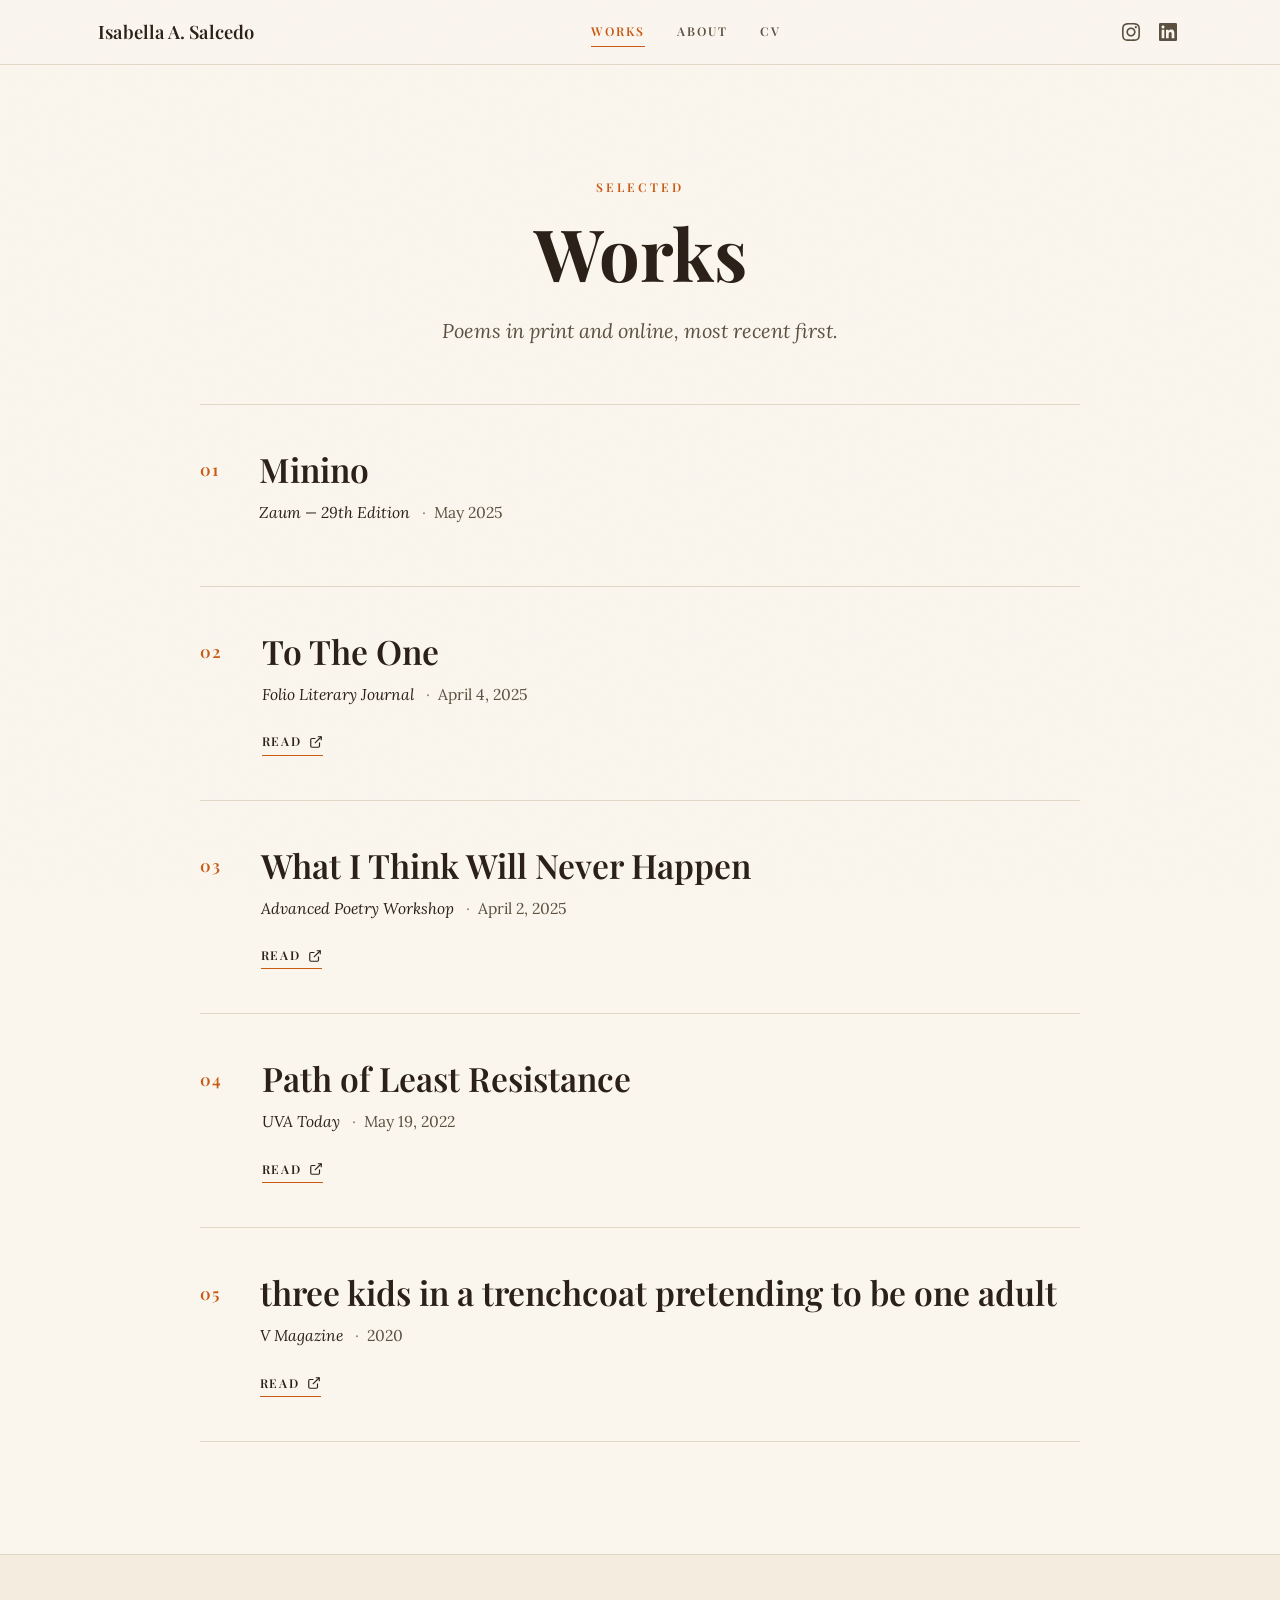
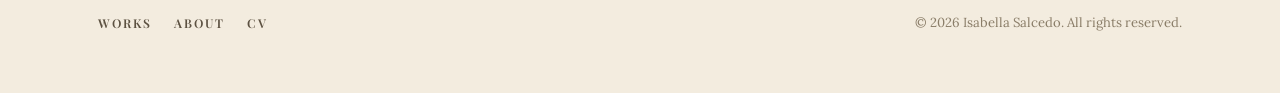
<file: works.html>
<!doctype html>
<html lang="en">
  <head>
    <meta charset="UTF-8" />
    <meta name="viewport" content="width=device-width, initial-scale=1.0" />
    <title>Works — Isabella A. Salcedo</title>
    <meta
      name="description"
      content="Selected published poems and work by Isabella A. Salcedo."
    />
    <link rel="icon" type="image/png" href="/images/flower-icon.png" />
    <link rel="stylesheet" href="/styles.css" />
    <link rel="preconnect" href="https://fonts.googleapis.com" />
    <link rel="preconnect" href="https://fonts.gstatic.com" crossorigin />
    <link
      href="https://fonts.googleapis.com/css2?family=Playfair+Display:ital,wght@0,400;0,600;0,700;1,400&family=Lora:ital,wght@0,400;0,500;1,400;1,500&display=swap"
      rel="stylesheet"
    />
  </head>
  <body>
    <!-- Masthead (identical across pages; aria-current marks the active page) -->
    <header class="masthead">
      <div class="masthead-inner">
        <a href="/" class="wordmark">Isabella A. Salcedo</a>
        <nav class="nav" aria-label="Primary">
          <a href="/works.html" class="nav-link" aria-current="page">Works</a>
          <a href="/about.html" class="nav-link">About</a>
          <a href="/cv.html" class="nav-link">CV</a>
        </nav>
        <div class="social">
          <a
            href="https://www.instagram.com/isabellaasalcedo/"
            class="social-link"
            target="_blank"
            rel="noopener noreferrer"
            aria-label="Instagram"
          >
            <svg width="18" height="18" viewBox="0 0 24 24" fill="currentColor">
              <path
                d="M12 2.163c3.204 0 3.584.012 4.85.07 3.252.148 4.771 1.691 4.919 4.919.058 1.265.069 1.645.069 4.849 0 3.205-.012 3.584-.069 4.849-.149 3.225-1.664 4.771-4.919 4.919-1.266.058-1.644.07-4.85.07-3.204 0-3.584-.012-4.849-.07-3.26-.149-4.771-1.699-4.919-4.92-.058-1.265-.07-1.644-.07-4.849 0-3.204.013-3.583.07-4.849.149-3.227 1.664-4.771 4.919-4.919 1.266-.057 1.645-.069 4.849-.069zm0-2.163c-3.259 0-3.667.014-4.947.072-4.358.2-6.78 2.618-6.98 6.98-.059 1.281-.073 1.689-.073 4.948 0 3.259.014 3.668.072 4.948.2 4.358 2.618 6.78 6.98 6.98 1.281.058 1.689.072 4.948.072 3.259 0 3.668-.014 4.948-.072 4.354-.2 6.782-2.618 6.979-6.98.059-1.28.073-1.689.073-4.948 0-3.259-.014-3.667-.072-4.947-.196-4.354-2.617-6.78-6.979-6.98-1.281-.059-1.69-.073-4.949-.073zm0 5.838c-3.403 0-6.162 2.759-6.162 6.162s2.759 6.163 6.162 6.163 6.162-2.759 6.162-6.163c0-3.403-2.759-6.162-6.162-6.162zm0 10.162c-2.209 0-4-1.79-4-4 0-2.209 1.791-4 4-4s4 1.791 4 4c0 2.21-1.791 4-4 4zm6.406-11.845c-.796 0-1.441.645-1.441 1.44s.645 1.44 1.441 1.44c.795 0 1.439-.645 1.439-1.44s-.644-1.44-1.439-1.44z"
              />
            </svg>
          </a>
          <a
            href="https://www.linkedin.com/in/iasal"
            class="social-link"
            target="_blank"
            rel="noopener noreferrer"
            aria-label="LinkedIn"
          >
            <svg width="18" height="18" viewBox="0 0 24 24" fill="currentColor">
              <path
                d="M20.447 20.452h-3.554v-5.569c0-1.328-.027-3.037-1.852-3.037-1.853 0-2.136 1.445-2.136 2.939v5.667H9.351V9h3.414v1.561h.046c.477-.9 1.637-1.85 3.37-1.85 3.601 0 4.267 2.37 4.267 5.455v6.286zM5.337 7.433c-1.144 0-2.063-.926-2.063-2.065 0-1.138.92-2.063 2.063-2.063 1.14 0 2.064.925 2.064 2.063 0 1.139-.925 2.065-2.064 2.065zm1.782 13.019H3.555V9h3.564v11.452zM22.225 0H1.771C.792 0 0 .774 0 1.729v20.542C0 23.227.792 24 1.771 24h20.451C23.2 24 24 23.227 24 22.271V1.729C24 .774 23.2 0 22.222 0h.003z"
              />
            </svg>
          </a>
        </div>
      </div>
    </header>

    <main class="page">
      <div class="container">
        <header class="page-head">
          <p class="eyebrow">Selected</p>
          <h1 class="page-title">Works</h1>
          <p class="page-intro">Poems in print and online, most recent first.</p>
        </header>

        <ol class="works-index">
          <li class="work">
            <span class="work-num">01</span>
            <div class="work-body">
              <h2 class="work-title">Minino</h2>
              <p class="work-meta">
                <span class="work-pub">Zaum — 29th Edition</span>
                <span class="work-sep">·</span>May 2025
              </p>
            </div>
          </li>

          <li class="work">
            <span class="work-num">02</span>
            <div class="work-body">
              <h2 class="work-title">To The One</h2>
              <p class="work-meta">
                <span class="work-pub">Folio Literary Journal</span>
                <span class="work-sep">·</span>April 4, 2025
              </p>
              <a
                href="https://www.folioliteraryjournal.com/cafe-mfa/three-poems"
                class="work-link"
                target="_blank"
                rel="noopener noreferrer"
              >
                Read
                <svg
                  width="14"
                  height="14"
                  viewBox="0 0 24 24"
                  fill="none"
                  stroke="currentColor"
                  stroke-width="2"
                  aria-hidden="true"
                >
                  <path d="M18 13v6a2 2 0 0 1-2 2H5a2 2 0 0 1-2-2V8a2 2 0 0 1 2-2h6"></path>
                  <polyline points="15 3 21 3 21 9"></polyline>
                  <line x1="10" y1="14" x2="21" y2="3"></line>
                </svg>
              </a>
            </div>
          </li>

          <li class="work">
            <span class="work-num">03</span>
            <div class="work-body">
              <h2 class="work-title">What I Think Will Never Happen</h2>
              <p class="work-meta">
                <span class="work-pub">Advanced Poetry Workshop</span>
                <span class="work-sep">·</span>April 2, 2025
              </p>
              <a
                href="https://www.american.edu/cas/news/instapoetry-poetrytok.cfm"
                class="work-link"
                target="_blank"
                rel="noopener noreferrer"
              >
                Read
                <svg
                  width="14"
                  height="14"
                  viewBox="0 0 24 24"
                  fill="none"
                  stroke="currentColor"
                  stroke-width="2"
                  aria-hidden="true"
                >
                  <path d="M18 13v6a2 2 0 0 1-2 2H5a2 2 0 0 1-2-2V8a2 2 0 0 1 2-2h6"></path>
                  <polyline points="15 3 21 3 21 9"></polyline>
                  <line x1="10" y1="14" x2="21" y2="3"></line>
                </svg>
              </a>
            </div>
          </li>

          <li class="work">
            <span class="work-num">04</span>
            <div class="work-body">
              <h2 class="work-title">Path of Least Resistance</h2>
              <p class="work-meta">
                <span class="work-pub">UVA Today</span>
                <span class="work-sep">·</span>May 19, 2022
              </p>
              <a
                href="https://news.virginia.edu/video/sound-poetry-hear-path-least-resistance-isabella-salcedo"
                class="work-link"
                target="_blank"
                rel="noopener noreferrer"
              >
                Read
                <svg
                  width="14"
                  height="14"
                  viewBox="0 0 24 24"
                  fill="none"
                  stroke="currentColor"
                  stroke-width="2"
                  aria-hidden="true"
                >
                  <path d="M18 13v6a2 2 0 0 1-2 2H5a2 2 0 0 1-2-2V8a2 2 0 0 1 2-2h6"></path>
                  <polyline points="15 3 21 3 21 9"></polyline>
                  <line x1="10" y1="14" x2="21" y2="3"></line>
                </svg>
              </a>
            </div>
          </li>

          <li class="work">
            <span class="work-num">05</span>
            <div class="work-body">
              <h2 class="work-title">
                three kids in a trenchcoat pretending to be one adult
              </h2>
              <p class="work-meta">
                <span class="work-pub">V Magazine</span>
                <span class="work-sep">·</span>2020
              </p>
              <a
                href="/files/publication.pdf"
                class="work-link"
                target="_blank"
                rel="noopener noreferrer"
              >
                Read
                <svg
                  width="14"
                  height="14"
                  viewBox="0 0 24 24"
                  fill="none"
                  stroke="currentColor"
                  stroke-width="2"
                  aria-hidden="true"
                >
                  <path d="M18 13v6a2 2 0 0 1-2 2H5a2 2 0 0 1-2-2V8a2 2 0 0 1 2-2h6"></path>
                  <polyline points="15 3 21 3 21 9"></polyline>
                  <line x1="10" y1="14" x2="21" y2="3"></line>
                </svg>
              </a>
            </div>
          </li>
        </ol>
      </div>
    </main>

    <!-- Footer (identical across pages) -->
    <footer class="footer">
      <div class="footer-inner">
        <nav class="footer-nav" aria-label="Footer">
          <a href="/works.html" class="nav-link">Works</a>
          <a href="/about.html" class="nav-link">About</a>
          <a href="/cv.html" class="nav-link">CV</a>
        </nav>
        <p class="footer-copy">&copy; 2026 Isabella Salcedo. All rights reserved.</p>
      </div>
    </footer>

    <script src="/script.js"></script>
  </body>
</html>
</file>
<file: styles.css>
/* =================================================================
   Isabella A. Salcedo — Portfolio
   Literary / editorial. Ink on cream, one warm accent.
   Mobile-first: base rules target small screens; min-width
   queries layer up. Plain CSS, no build step.
   ================================================================= */

/* ---------- Design tokens ---------- */
:root {
  /* Paper & ink */
  --paper: #faf6ee;
  --paper-deep: #f3ecdf;
  --ink: #2b2118;
  --ink-soft: #5c5141;
  --ink-faint: #8a7d68;

  /* Single warm accent */
  --accent: #c85a14;
  --accent-deep: #a8470c;

  /* Hairlines & shadow */
  --rule: #e2d8c6;
  --rule-strong: #d2c4ac;
  --shadow: 0 18px 50px rgba(43, 33, 24, 0.12);

  /* Type families */
  --font-display: "Playfair Display", Georgia, "Times New Roman", serif;
  --font-body: "Lora", Georgia, "Times New Roman", serif;
  --font-meta: "Playfair Display", Georgia, serif;

  /* Fluid type scale */
  --fs-hero: clamp(2.9rem, 11vw, 6.5rem);
  --fs-page-title: clamp(2.4rem, 8vw, 4.5rem);
  --fs-h2: clamp(1.5rem, 4vw, 2.1rem);
  --fs-body: clamp(1.05rem, 1.4vw, 1.18rem);
  --fs-meta: 0.76rem;

  /* Fluid spacing */
  --space-section: clamp(3.5rem, 10vw, 7rem);
  --space-block: clamp(2rem, 6vw, 3.5rem);
  --gutter: clamp(1.5rem, 5vw, 3rem);
  --measure: 62ch;

  /* Subtle paper grain (very low opacity SVG noise) */
  --grain: url("data:image/svg+xml,%3Csvg xmlns='http://www.w3.org/2000/svg' width='160' height='160'%3E%3Cfilter id='n'%3E%3CfeTurbulence type='fractalNoise' baseFrequency='0.8' numOctaves='2' stitchTiles='stitch'/%3E%3C/filter%3E%3Crect width='100%25' height='100%25' filter='url(%23n)' opacity='0.4'/%3E%3C/svg%3E");
}

/* ---------- Reset / base ---------- */
*,
*::before,
*::after {
  margin: 0;
  padding: 0;
  box-sizing: border-box;
}

html {
  scroll-behavior: smooth;
  -webkit-text-size-adjust: 100%;
}

body {
  font-family: var(--font-body);
  color: var(--ink);
  background: var(--paper);
  line-height: 1.75;
  font-size: var(--fs-body);
  overflow-x: hidden;
  position: relative;
  min-height: 100svh;
  display: flex;
  flex-direction: column;
}

/* Whole-page paper grain overlay */
body::before {
  content: "";
  position: fixed;
  inset: 0;
  background-image: var(--grain);
  opacity: 0.03;
  pointer-events: none;
  z-index: 9999;
  mix-blend-mode: multiply;
}

img {
  max-width: 100%;
  display: block;
}

h1,
h2,
h3 {
  font-family: var(--font-display);
  font-weight: 600;
  line-height: 1.12;
  color: var(--ink);
}

a {
  color: inherit;
}

::selection {
  background: var(--accent);
  color: var(--paper);
}

/* ---------- Shared bits ---------- */
.container {
  width: 100%;
  max-width: 1180px;
  margin-inline: auto;
  padding-inline: var(--gutter);
}

/* Small-caps editorial label */
.eyebrow {
  font-family: var(--font-meta);
  text-transform: uppercase;
  letter-spacing: 0.24em;
  font-size: var(--fs-meta);
  font-weight: 600;
  color: var(--accent);
  margin-bottom: 1rem;
}

/* ---------- Masthead / navigation ---------- */
.masthead {
  position: sticky;
  inset-block-start: 0;
  z-index: 1000;
  background: rgba(250, 246, 238, 0.9);
  backdrop-filter: blur(8px);
  -webkit-backdrop-filter: blur(8px);
  border-block-end: 1px solid var(--rule);
}

.masthead-inner {
  max-width: 1180px;
  margin-inline: auto;
  padding: 0.85rem var(--gutter);
  display: flex;
  flex-direction: column;
  align-items: center;
  gap: 0.55rem;
}

.wordmark {
  font-family: var(--font-display);
  font-size: 1.15rem;
  font-weight: 600;
  letter-spacing: 0.01em;
  text-decoration: none;
  color: var(--ink);
  white-space: nowrap;
}

.nav {
  display: flex;
  flex-wrap: wrap;
  justify-content: center;
  gap: 1.4rem;
}

.nav-link {
  font-family: var(--font-meta);
  text-transform: uppercase;
  letter-spacing: 0.16em;
  font-size: var(--fs-meta);
  font-weight: 600;
  text-decoration: none;
  color: var(--ink-soft);
  position: relative;
  padding-block: 0.15rem;
  transition: color 0.25s ease;
}

.nav-link::after {
  content: "";
  position: absolute;
  left: 0;
  bottom: -2px;
  width: 0;
  height: 1.5px;
  background: var(--accent);
  transition: width 0.25s ease;
}

.nav-link:hover,
.nav-link[aria-current="page"] {
  color: var(--accent);
}

.nav-link:hover::after,
.nav-link[aria-current="page"]::after {
  width: 100%;
}

.social {
  display: flex;
  gap: 0.6rem;
  align-items: center;
}

.social-link {
  display: inline-flex;
  align-items: center;
  justify-content: center;
  color: var(--ink-soft);
  padding: 0.3rem;
  border-radius: 50%;
  transition:
    color 0.25s ease,
    transform 0.25s ease;
}

.social-link:hover {
  color: var(--accent);
  transform: translateY(-2px);
}

@media (min-width: 760px) {
  .masthead-inner {
    flex-direction: row;
    justify-content: space-between;
    padding-block: 1rem;
  }
  .nav {
    gap: 2rem;
  }
}

/* ---------- Page scaffold ---------- */
main {
  flex: 1 0 auto;
}

.page {
  padding-block: var(--space-section);
}

.page-head {
  text-align: center;
  max-width: 760px;
  margin-inline: auto;
  margin-bottom: var(--space-block);
}

.page-title {
  font-size: var(--fs-page-title);
  font-weight: 700;
}

.page-head .eyebrow {
  margin-bottom: 0.85rem;
}

.page-intro {
  margin-top: 1.25rem;
  color: var(--ink-soft);
  font-style: italic;
  font-size: clamp(1.05rem, 2vw, 1.25rem);
}

/* ---------- Home / hero ---------- */
.hero {
  display: flex;
  align-items: center;
  min-height: calc(100svh - 8.5rem);
  padding-block: clamp(2.5rem, 8vw, 5rem);
}

.hero-inner {
  width: 100%;
  max-width: 1180px;
  margin-inline: auto;
  padding-inline: var(--gutter);
  display: grid;
  gap: clamp(2rem, 6vw, 3.5rem);
  align-items: center;
  justify-items: center;
  text-align: center;
}

.hero-text {
  max-width: 640px;
}

.hero-name {
  font-size: var(--fs-hero);
  font-weight: 700;
  letter-spacing: -0.01em;
  margin-bottom: 1rem;
}

.hero-roles {
  font-family: var(--font-meta);
  text-transform: uppercase;
  letter-spacing: 0.22em;
  font-size: clamp(0.8rem, 2vw, 1rem);
  color: var(--ink-soft);
}

.hero-roles::before {
  content: "";
  display: block;
  width: 56px;
  height: 2px;
  background: var(--accent);
  margin: 0 auto 1.3rem;
}

.hero-portrait {
  position: relative;
  width: min(78vw, 360px);
  aspect-ratio: 4 / 5;
  overflow: hidden;
  box-shadow: var(--shadow);
  outline: 1px solid var(--rule-strong);
  outline-offset: 10px;
}

.hero-portrait img {
  width: 100%;
  height: 100%;
  object-fit: cover;
  object-position: center 28%;
}

@media (min-width: 860px) {
  .hero-inner {
    grid-template-columns: 1.1fr 0.9fr;
    text-align: left;
    justify-items: stretch;
    gap: clamp(3rem, 6vw, 5.5rem);
  }
  .hero-text {
    max-width: none;
  }
  .hero-roles::before {
    margin-inline: 0;
  }
  .hero-portrait {
    justify-self: end;
    width: min(38vw, 420px);
  }
}

/* ---------- Works (editorial index) ---------- */
.works-index {
  list-style: none;
  max-width: 880px;
  margin-inline: auto;
  border-block-start: 1px solid var(--rule);
}

.work {
  display: grid;
  grid-template-columns: auto 1fr;
  gap: clamp(1rem, 4vw, 2.5rem);
  align-items: start;
  padding-block: clamp(1.75rem, 5vw, 2.75rem);
  border-block-end: 1px solid var(--rule);
}

.work-num {
  font-family: var(--font-meta);
  font-size: clamp(0.85rem, 2.5vw, 1.05rem);
  font-weight: 600;
  color: var(--accent);
  letter-spacing: 0.05em;
  padding-top: 0.4rem;
}

.work-title {
  font-size: var(--fs-h2);
  font-weight: 600;
  line-height: 1.2;
  margin-bottom: 0.6rem;
}

.work-meta {
  color: var(--ink-soft);
  font-size: 0.98rem;
  margin-bottom: 1rem;
}

.work-pub {
  font-style: italic;
  color: var(--ink);
}

.work-sep {
  color: var(--ink-faint);
  margin-inline: 0.5rem;
}

.work-link {
  display: inline-flex;
  align-items: center;
  gap: 0.45rem;
  font-family: var(--font-meta);
  text-transform: uppercase;
  letter-spacing: 0.14em;
  font-size: var(--fs-meta);
  font-weight: 600;
  text-decoration: none;
  color: var(--ink);
  border-block-end: 1.5px solid var(--accent);
  padding-block-end: 2px;
  transition:
    color 0.25s ease,
    gap 0.25s ease;
}

.work-link:hover {
  color: var(--accent);
  gap: 0.7rem;
}

.work-link svg {
  transition: transform 0.25s ease;
}

.work-link:hover svg {
  transform: translate(2px, -2px);
}

/* ---------- About ---------- */
.about-grid {
  max-width: 1040px;
  margin-inline: auto;
  display: grid;
  gap: var(--space-block);
  align-items: start;
}

.about-figure {
  margin-inline: auto;
  max-width: 420px;
  width: 100%;
}

.about-figure img {
  width: 100%;
  height: auto;
  box-shadow: var(--shadow);
  outline: 1px solid var(--rule-strong);
  outline-offset: 9px;
}

.about-figure figcaption {
  margin-top: 1.6rem;
  font-family: var(--font-meta);
  text-transform: uppercase;
  letter-spacing: 0.18em;
  font-size: var(--fs-meta);
  color: var(--ink-faint);
  text-align: center;
}

.prose {
  max-width: var(--measure);
}

.prose p {
  margin-bottom: 1.3rem;
}

.prose p:last-child {
  margin-bottom: 0;
}

/* Drop-cap opening for the bio */
.prose.lead p:first-of-type::first-letter {
  font-family: var(--font-display);
  font-size: 3.4em;
  font-weight: 700;
  float: left;
  line-height: 0.78;
  padding-right: 0.08em;
  margin-top: 0.06em;
  color: var(--accent);
}

@media (min-width: 820px) {
  .about-grid {
    grid-template-columns: 0.8fr 1.2fr;
    gap: clamp(2.5rem, 6vw, 4.5rem);
  }
  .about-figure {
    margin-inline: 0;
    position: sticky;
    top: 7rem;
  }
}

/* ---------- CV / experience ---------- */
.cv {
  max-width: 820px;
  margin-inline: auto;
}

.cv-figure {
  margin-bottom: var(--space-block);
  overflow: hidden;
  box-shadow: var(--shadow);
}

.cv-figure img {
  width: 100%;
  height: auto;
  max-height: 360px;
  object-fit: cover;
  object-position: center 35%;
}

.cv-list {
  border-block-start: 1px solid var(--rule);
}

.experience-item {
  padding-block: clamp(1.75rem, 5vw, 2.5rem);
  border-block-end: 1px solid var(--rule);
}

.experience-period {
  font-family: var(--font-meta);
  text-transform: uppercase;
  letter-spacing: 0.16em;
  font-size: var(--fs-meta);
  font-weight: 600;
  color: var(--accent);
  margin-bottom: 0.6rem;
}

.experience-role {
  font-size: var(--fs-h2);
  font-weight: 600;
  margin-bottom: 0.3rem;
}

.experience-org {
  font-style: italic;
  color: var(--ink-soft);
  margin-bottom: 0.9rem;
}

.experience-description {
  color: var(--ink-soft);
  max-width: var(--measure);
}

@media (min-width: 720px) {
  .experience-item {
    display: grid;
    grid-template-columns: 0.32fr 0.68fr;
    gap: clamp(1.5rem, 4vw, 3rem);
  }
  .experience-period {
    padding-top: 0.4rem;
  }
}

/* ---------- Resume download ---------- */
.resume-download {
  text-align: center;
  margin-top: var(--space-block);
}

.resume-btn {
  display: inline-flex;
  align-items: center;
  gap: 0.7rem;
  padding: 0.95rem 2rem;
  background: var(--ink);
  color: var(--paper);
  border: none;
  border-radius: 0;
  font-family: var(--font-meta);
  text-transform: uppercase;
  letter-spacing: 0.14em;
  font-size: 0.8rem;
  font-weight: 600;
  cursor: pointer;
  transition:
    background 0.25s ease,
    transform 0.25s ease;
}

.resume-btn:hover {
  background: var(--accent);
  transform: translateY(-2px);
}

.resume-btn svg {
  transition: transform 0.25s ease;
}

.resume-btn:hover svg {
  transform: translateY(3px);
}

/* ---------- Footer ---------- */
.footer {
  flex-shrink: 0;
  border-block-start: 1px solid var(--rule);
  background: var(--paper-deep);
  padding-block: clamp(2.5rem, 6vw, 3.5rem);
}

.footer-inner {
  max-width: 1180px;
  margin-inline: auto;
  padding-inline: var(--gutter);
  display: flex;
  flex-direction: column;
  align-items: center;
  gap: 1.2rem;
  text-align: center;
}

.footer-nav {
  display: flex;
  flex-wrap: wrap;
  justify-content: center;
  gap: 1.4rem;
}

.footer-copy {
  font-size: 0.82rem;
  color: var(--ink-faint);
}

@media (min-width: 760px) {
  .footer-inner {
    flex-direction: row;
    justify-content: space-between;
    text-align: left;
  }
}

/* ---------- Reveal-on-scroll ---------- */
.reveal {
  opacity: 0;
  transform: translateY(24px);
  transition:
    opacity 0.7s ease,
    transform 0.7s ease;
}

.reveal.is-visible {
  opacity: 1;
  transform: translateY(0);
}

/* ---------- Reduced motion ---------- */
@media (prefers-reduced-motion: reduce) {
  html {
    scroll-behavior: auto;
  }
  *,
  *::before,
  *::after {
    animation-duration: 0.01ms !important;
    animation-iteration-count: 1 !important;
    transition-duration: 0.01ms !important;
  }
  .reveal {
    opacity: 1;
    transform: none;
  }
}
</file>
